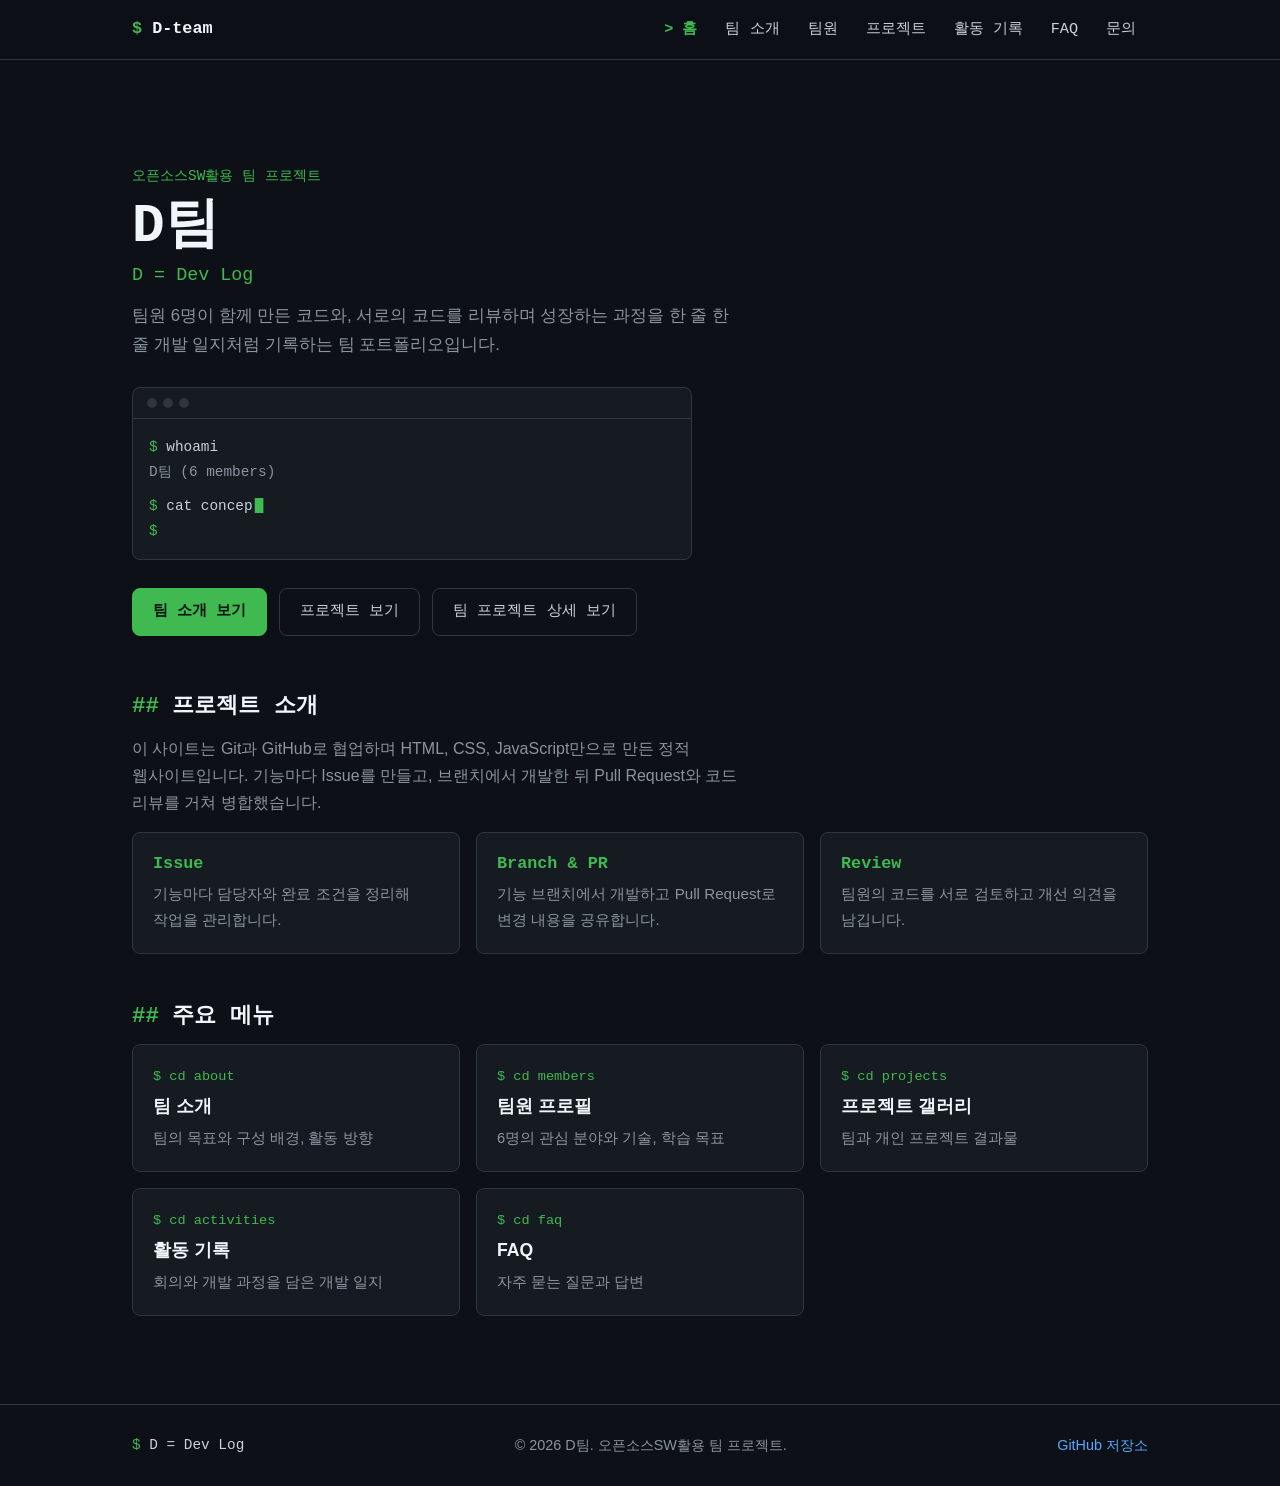
<file: index.html>
<!DOCTYPE html>
<html lang="ko">
<head>
    <meta charset="UTF-8">
    <meta name="viewport" content="width=device-width, initial-scale=1.0">
    <meta name="description" content="D팀 포트폴리오 - D = Dev Log. 팀원의 역량과 프로젝트, 협업 과정을 개발 일지처럼 기록합니다.">
    <title>D팀 | D = Dev Log</title>
    <link rel="icon" href="images/favicon.svg" type="image/svg+xml">
    <link rel="stylesheet" href="css/style.css">
    <link rel="stylesheet" href="css/home.css">
</head>
<body>
    <div id="site-header"></div>

    <main id="main">
        <!-- 히어로: 터미널 느낌의 팀 소개 -->
        <section class="hero">
            <div class="container">
                <p class="hero-eyebrow">오픈소스SW활용 팀 프로젝트</p>
                <h1 class="hero-title">D팀<span class="hero-sub">D = Dev Log</span></h1>
                <p class="hero-desc">
                    팀원 6명이 함께 만든 코드와, 서로의 코드를 리뷰하며 성장하는 과정을 한 줄 한 줄 개발 일지처럼 기록하는 팀 포트폴리오입니다.
                </p>

                <div class="terminal" role="img" aria-label="터미널 화면 예시: 팀 이름, 콘셉트, 페이지 목록">
                    <div class="terminal-bar" aria-hidden="true">
                        <span></span><span></span><span></span>
                    </div>
                    <div class="terminal-body" aria-hidden="true">
                        <p class="term-line" data-type><span class="prompt">$</span> whoami</p>
                        <p class="term-out">D팀 (6 members)</p>
                        <p class="term-line" data-type><span class="prompt">$</span> cat concept.txt</p>
                        <p class="term-out">D = Dev Log, 우리 팀의 개발 일지</p>
                        <p class="term-line" data-type><span class="prompt">$</span> ls pages/</p>
                        <p class="term-out">about&nbsp; members&nbsp; projects&nbsp; activities&nbsp; faq</p>
                    </div>
                </div>

                <div class="hero-actions">
                    <a class="btn btn-primary" href="about.html">팀 소개 보기</a>
                    <a class="btn" href="projects.html">프로젝트 보기</a>
                    <a class="btn" href="project-detail.html">팀 프로젝트 상세 보기</a>
                </div>
            </div>
        </section>

        <!-- 프로젝트 소개 -->
        <section class="section">
            <div class="container">
                <h2 class="section-title">프로젝트 소개</h2>
                <p class="section-desc">
                    이 사이트는 Git과 GitHub로 협업하며 HTML, CSS, JavaScript만으로 만든 정적 웹사이트입니다.
                    기능마다 Issue를 만들고, 브랜치에서 개발한 뒤 Pull Request와 코드 리뷰를 거쳐 병합했습니다.
                </p>
                <ul class="feature-list">
                    <li class="card">
                        <h3>Issue</h3>
                        <p>기능마다 담당자와 완료 조건을 정리해 작업을 관리합니다.</p>
                    </li>
                    <li class="card">
                        <h3>Branch &amp; PR</h3>
                        <p>기능 브랜치에서 개발하고 Pull Request로 변경 내용을 공유합니다.</p>
                    </li>
                    <li class="card">
                        <h3>Review</h3>
                        <p>팀원의 코드를 서로 검토하고 개선 의견을 남깁니다.</p>
                    </li>
                </ul>
            </div>
        </section>

        <!-- 주요 메뉴 -->
        <section class="section" id="menu">
            <div class="container">
                <h2 class="section-title">주요 메뉴</h2>
                <ul class="menu-grid">
                    <li>
                        <a class="card menu-card" href="about.html">
                            <span class="menu-cmd">$ cd about</span>
                            <strong>팀 소개</strong>
                            <span>팀의 목표와 구성 배경, 활동 방향</span>
                        </a>
                    </li>
                    <li>
                        <a class="card menu-card" href="members.html">
                            <span class="menu-cmd">$ cd members</span>
                            <strong>팀원 프로필</strong>
                            <span>6명의 관심 분야와 기술, 학습 목표</span>
                        </a>
                    </li>
                    <li>
                        <a class="card menu-card" href="projects.html">
                            <span class="menu-cmd">$ cd projects</span>
                            <strong>프로젝트 갤러리</strong>
                            <span>팀과 개인 프로젝트 결과물</span>
                        </a>
                    </li>
                    <li>
                        <a class="card menu-card" href="activities.html">
                            <span class="menu-cmd">$ cd activities</span>
                            <strong>활동 기록</strong>
                            <span>회의와 개발 과정을 담은 개발 일지</span>
                        </a>
                    </li>
                    <li>
                        <a class="card menu-card" href="faq.html">
                            <span class="menu-cmd">$ cd faq</span>
                            <strong>FAQ</strong>
                            <span>자주 묻는 질문과 답변</span>
                        </a>
                    </li>
                </ul>
            </div>
        </section>
    </main>

    <div id="site-footer"></div>
    <script src="js/common.js"></script>
    <script src="js/home.js"></script>
</body>
</html>
</file>
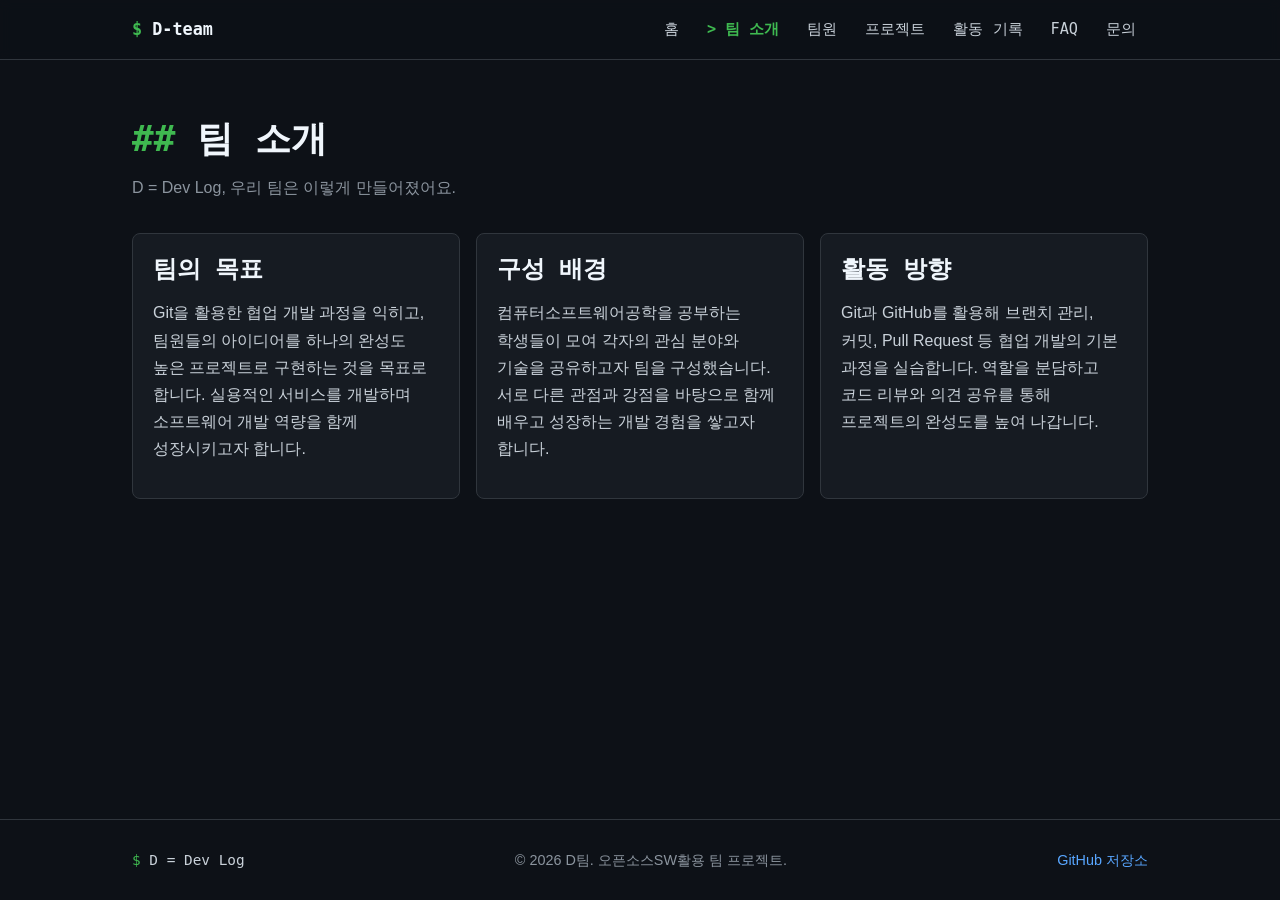
<file: about.html>
<!DOCTYPE html>
<html lang="ko">
<head>
    <meta charset="UTF-8">
    <meta name="viewport" content="width=device-width, initial-scale=1.0">
    <meta name="description" content="D팀의 목표와 구성 배경, 활동 방향을 소개합니다.">
    <title>팀 소개 | D팀</title>
    <link rel="icon" href="images/favicon.svg" type="image/svg+xml">
    <link rel="stylesheet" href="css/style.css">
</head>
<body>
    <div id="site-header"></div>

    <main id="main">
        <div class="container">
            <h1 class="page-title">팀 소개</h1>
            <p class="page-desc">D = Dev Log, 우리 팀은 이렇게 만들어졌어요.</p>
            <div class="grid">
                <section class="card" aria-labelledby="goal-title">
                    <h2 id="goal-title">팀의 목표</h2>
                    <p>Git을 활용한 협업 개발 과정을 익히고, 팀원들의 아이디어를 하나의 완성도 높은 프로젝트로 구현하는 것을 목표로 합니다. 실용적인 서비스를 개발하며 소프트웨어 개발 역량을 함께 성장시키고자 합니다.</p>
                </section>

                <section class="card" aria-labelledby="background-title">
                    <h2 id="background-title">구성 배경</h2>
                    <p>컴퓨터소프트웨어공학을 공부하는 학생들이 모여 각자의 관심 분야와 기술을 공유하고자 팀을 구성했습니다. 서로 다른 관점과 강점을 바탕으로 함께 배우고 성장하는 개발 경험을 쌓고자 합니다.</p>
                </section>

                <section class="card" aria-labelledby="direction-title">
                    <h2 id="direction-title">활동 방향</h2>
                    <p>Git과 GitHub를 활용해 브랜치 관리, 커밋, Pull Request 등 협업 개발의 기본 과정을 실습합니다. 역할을 분담하고 코드 리뷰와 의견 공유를 통해 프로젝트의 완성도를 높여 나갑니다.</p>
                </section>
            </div>
        </div>
    </main>

    <div id="site-footer"></div>
    <script src="js/common.js"></script>
</body>
</html>
</file>
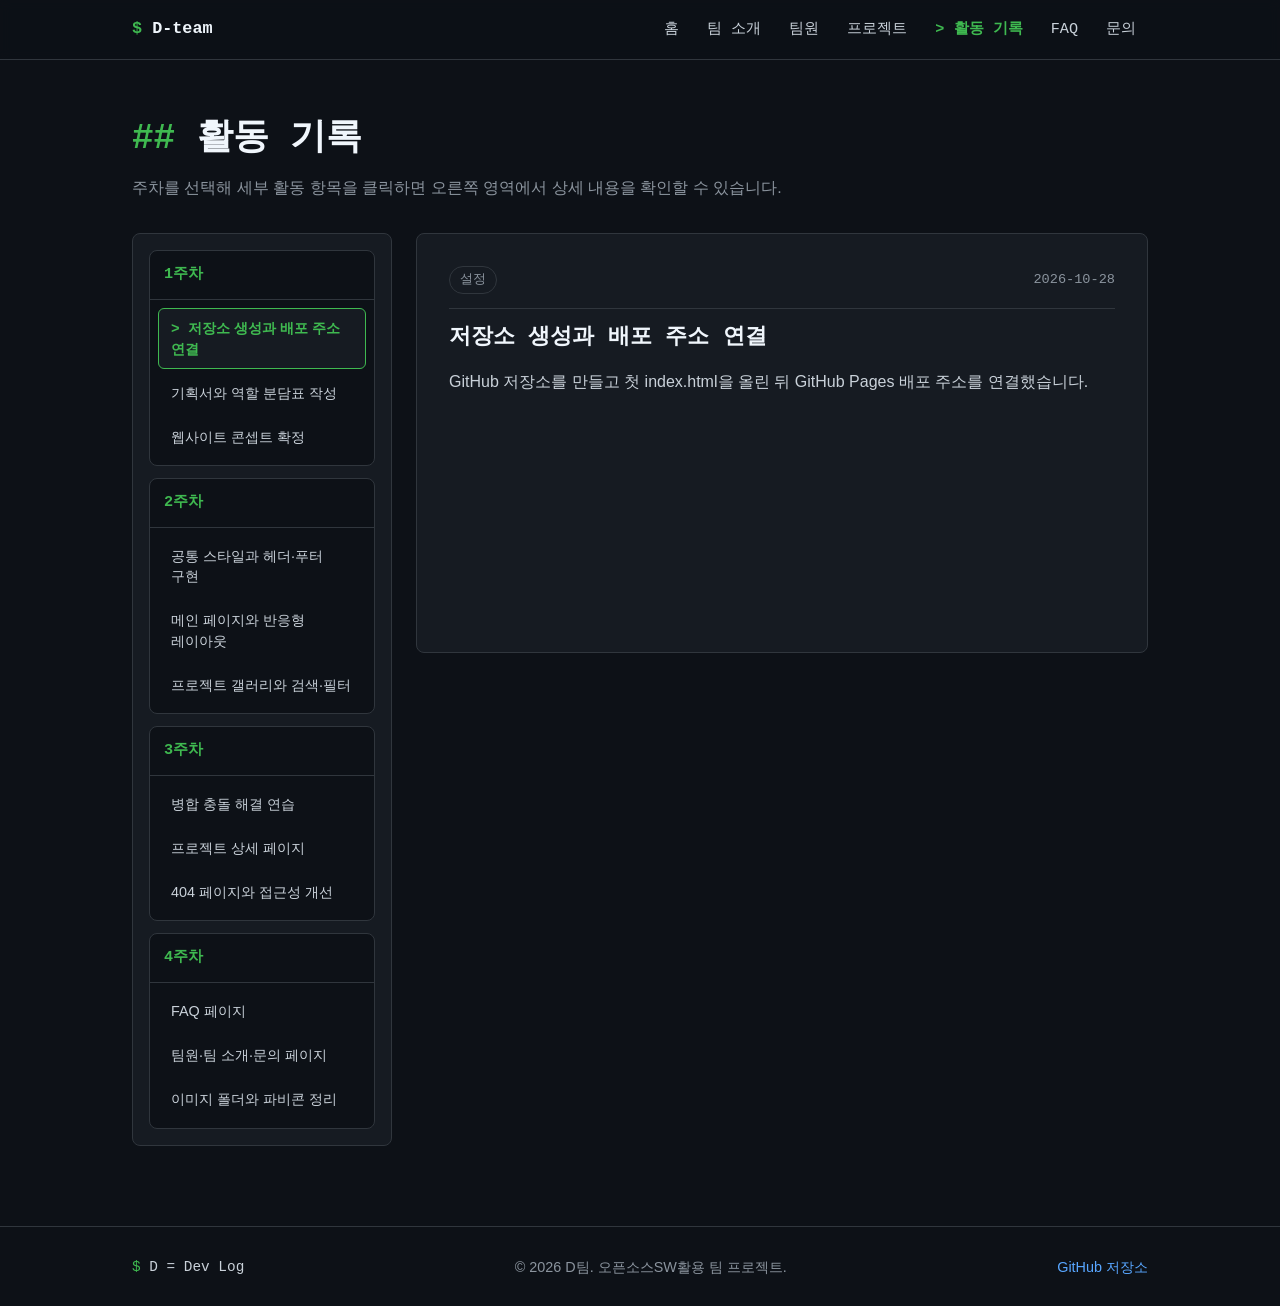
<file: activities.html>
<!DOCTYPE html>
<html lang="ko">
<head>
    <meta charset="UTF-8">
    <meta name="viewport" content="width=device-width, initial-scale=1.0">
    <meta name="description" content="D팀의 오픈소스SW활용 프로젝트 회의, 개발 과정, 이슈 해결 활동 기록">
    <title>활동 기록 | D팀</title>
    <link rel="stylesheet" href="css/style.css">
     <link rel="stylesheet" href="css/activities.css">
</head>
<body>
    <div id="site-header"></div>

    <main id="main">
        <div class="container">
            <h1 class="page-title">활동 기록</h1>
            <p class="page-desc">주차를 선택해 세부 활동 항목을 클릭하면 오른쪽 영역에서 상세 내용을 확인할 수 있습니다.</p>

            <div class="activity-layout">
                <aside id="activity-sidebar" class="card activity-sidebar" aria-label="주차별 활동 목록"></aside>
                <section id="activity-viewer" class="card activity-viewer" aria-live="polite"></section>
            </div>
        </div>
    </main>

    <div id="site-footer"></div>
    <script src="js/common.js"></script>
    <script src="js/activities-data.js"></script>
    <script src="js/activities.js"></script>
</body>
</html>
</file>
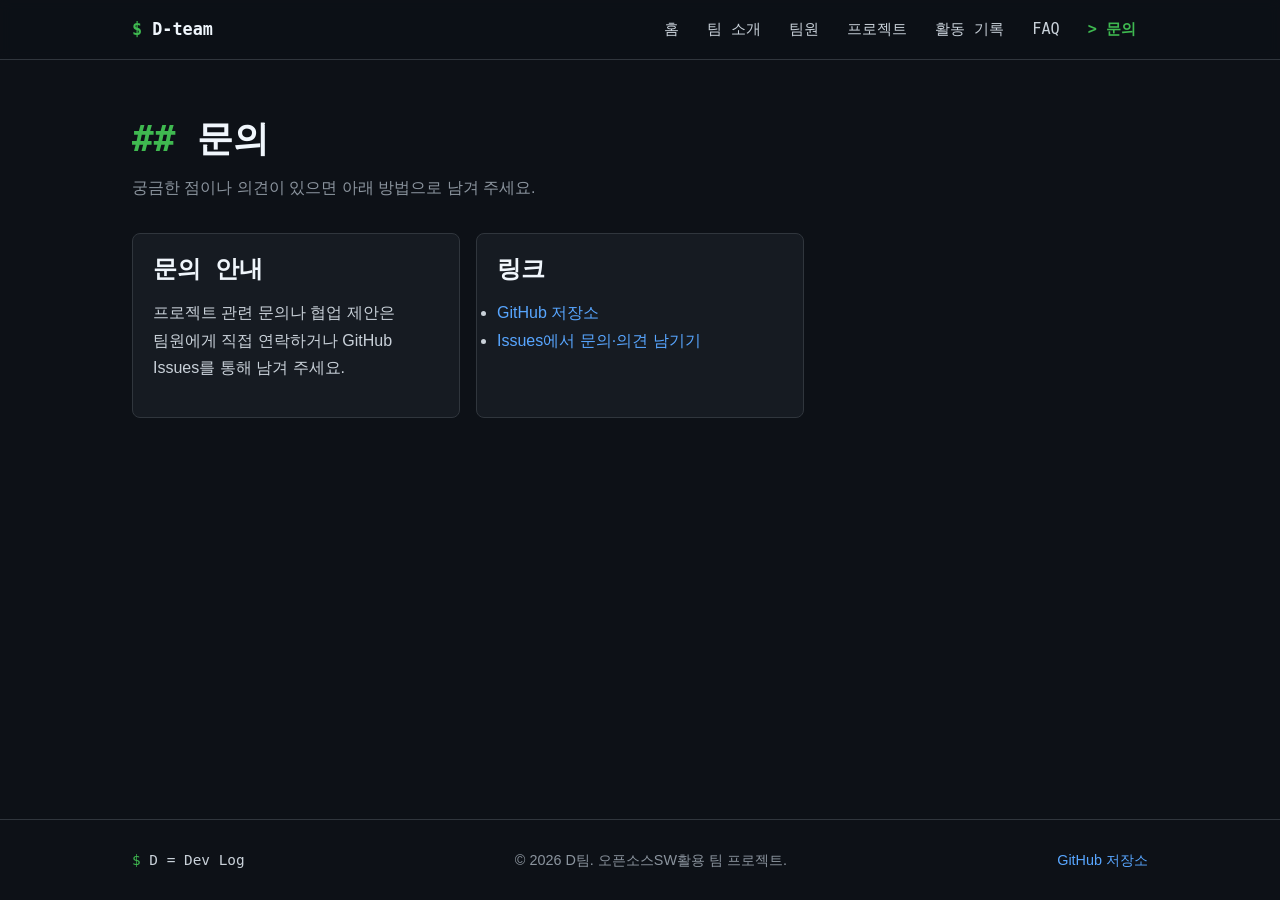
<file: contact.html>
<!DOCTYPE html>
<html lang="ko">
<head>
    <meta charset="UTF-8">
    <meta name="viewport" content="width=device-width, initial-scale=1.0">
    <meta name="description" content="D팀에 문의하거나 의견을 남기는 방법을 안내합니다.">
    <title>문의 | D팀</title>
    <link rel="icon" href="images/favicon.svg" type="image/svg+xml">
    <link rel="stylesheet" href="css/style.css">
</head>
<body>
    <div id="site-header"></div>

    <main id="main">
        <div class="container">
            <h1 class="page-title">문의</h1>
            <p class="page-desc">궁금한 점이나 의견이 있으면 아래 방법으로 남겨 주세요.</p>
            <div class="grid">
                <section class="card" aria-labelledby="guide-title">
                    <h2 id="guide-title">문의 안내</h2>
                    <p>프로젝트 관련 문의나 협업 제안은 팀원에게 직접 연락하거나 GitHub Issues를 통해 남겨 주세요.</p>
                </section>

                <section class="card" aria-labelledby="links-title">
                    <h2 id="links-title">링크</h2>
                    <ul>
                        <li><a href="https://github.com/wonchandev/oss-team-portfolio" target="_blank" rel="noopener noreferrer">GitHub 저장소<span class="visually-hidden"> (새 탭)</span></a></li>
                        <li><a href="https://github.com/wonchandev/oss-team-portfolio/issues" target="_blank" rel="noopener noreferrer">Issues에서 문의·의견 남기기<span class="visually-hidden"> (새 탭)</span></a></li>
                    </ul>
                </section>
            </div>
        </div>
    </main>

    <div id="site-footer"></div>
    <script src="js/common.js"></script>
</body>
</html>
</file>
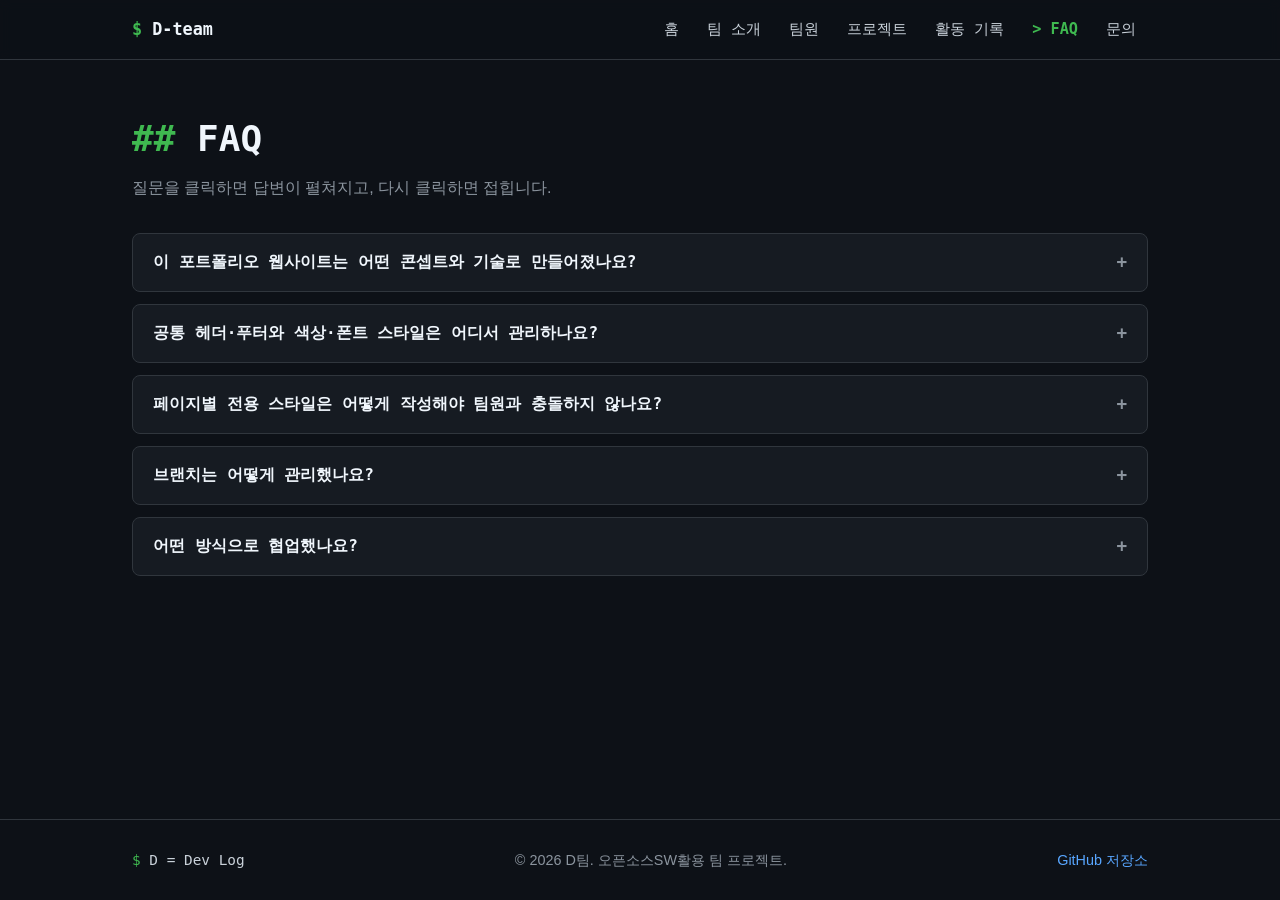
<file: faq.html>
<!DOCTYPE html>
<html lang="ko">
<head>
    <meta charset="UTF-8">
    <meta name="viewport" content="width=device-width, initial-scale=1.0">
    <meta name="description" content="D팀 프로젝트 자주 묻는 질문(FAQ)">
    <title>FAQ | D팀</title>
    <link rel="icon" href="images/favicon.svg" type="image/svg+xml">
    <link rel="stylesheet" href="css/style.css">
     <link rel="stylesheet" href="css/faq.css">
</head>
<body>
    <div id="site-header"></div>

    <main id="main">
        <div class="container">
            <h1 class="page-title">FAQ</h1>
            <p class="page-desc">질문을 클릭하면 답변이 펼쳐지고, 다시 클릭하면 접힙니다.</p>

            <div id="faq-list" class="faq-list"></div>
        </div>
    </main>

    <div id="site-footer"></div>
    <script src="js/common.js"></script>
    <script src="js/faq.js"></script>
</body>
</html>
</file>
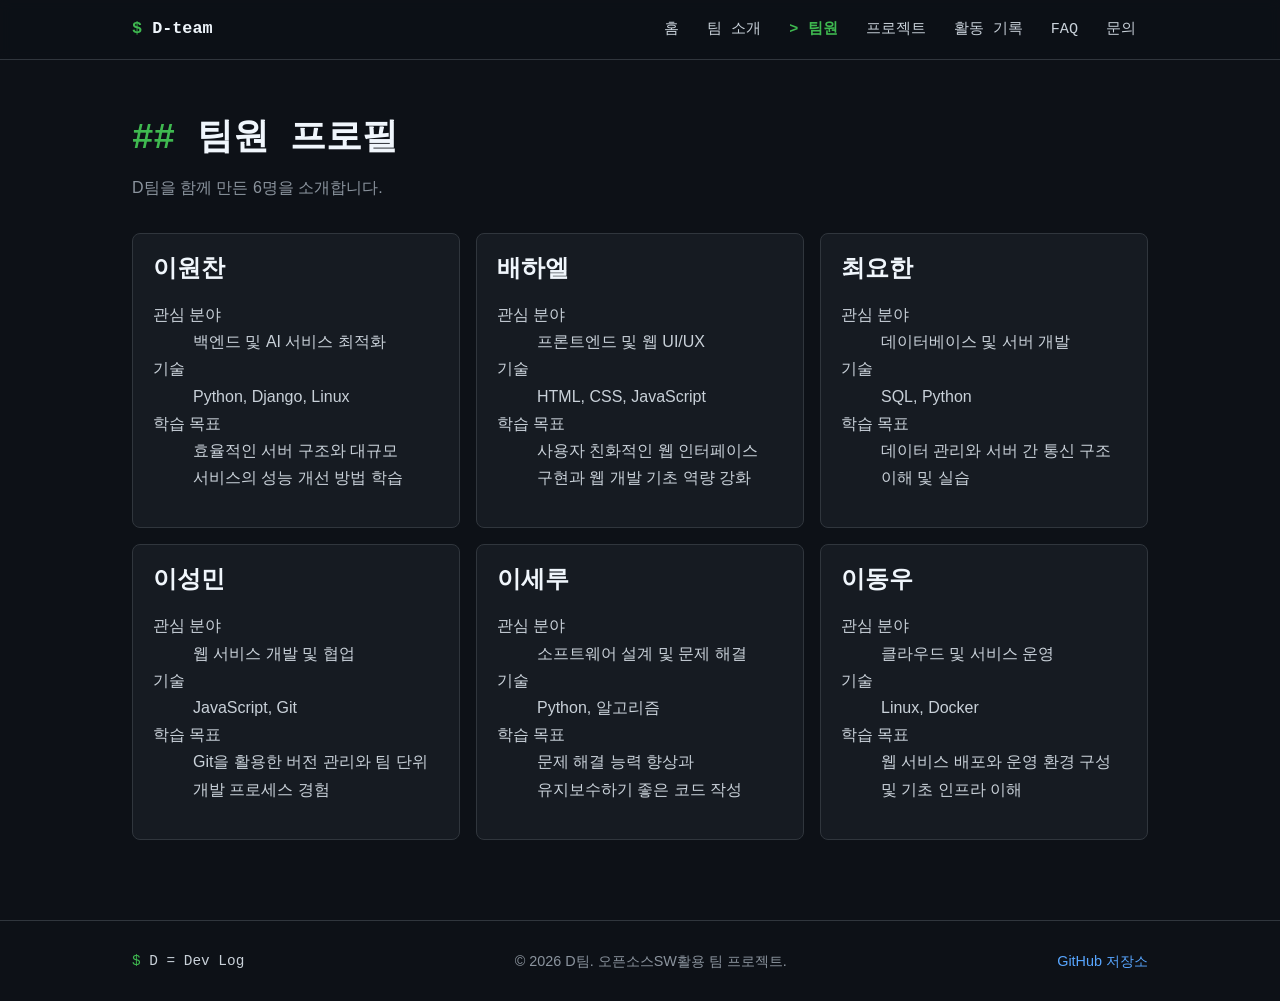
<file: members.html>
<!DOCTYPE html>
<html lang="ko">
<head>
    <meta charset="UTF-8">
    <meta name="viewport" content="width=device-width, initial-scale=1.0">
    <meta name="description" content="D팀 팀원 6명의 관심 분야, 기술, 학습 목표를 소개합니다.">
    <title>팀원 프로필 | D팀</title>
    <link rel="icon" href="images/favicon.svg" type="image/svg+xml">
    <link rel="stylesheet" href="css/style.css">
</head>
<body>
    <div id="site-header"></div>

    <main id="main">
        <div class="container">
            <h1 class="page-title">팀원 프로필</h1>
            <p class="page-desc">D팀을 함께 만든 6명을 소개합니다.</p>
            <div class="grid">
                <article class="card">
                    <h2>이원찬</h2>
                    <dl>
                        <dt>관심 분야</dt>
                        <dd>백엔드 및 AI 서비스 최적화</dd>
                        <dt>기술</dt>
                        <dd>Python, Django, Linux</dd>
                        <dt>학습 목표</dt>
                        <dd>효율적인 서버 구조와 대규모 서비스의 성능 개선 방법 학습</dd>
                    </dl>
                </article>

                <article class="card">
                    <h2>배하엘</h2>
                    <dl>
                        <dt>관심 분야</dt>
                        <dd>프론트엔드 및 웹 UI/UX</dd>
                        <dt>기술</dt>
                        <dd>HTML, CSS, JavaScript</dd>
                        <dt>학습 목표</dt>
                        <dd>사용자 친화적인 웹 인터페이스 구현과 웹 개발 기초 역량 강화</dd>
                    </dl>
                </article>

                <article class="card">
                    <h2>최요한</h2>
                    <dl>
                        <dt>관심 분야</dt>
                        <dd>데이터베이스 및 서버 개발</dd>
                        <dt>기술</dt>
                        <dd>SQL, Python</dd>
                        <dt>학습 목표</dt>
                        <dd>데이터 관리와 서버 간 통신 구조 이해 및 실습</dd>
                    </dl>
                </article>

                <article class="card">
                    <h2>이성민</h2>
                    <dl>
                        <dt>관심 분야</dt>
                        <dd>웹 서비스 개발 및 협업</dd>
                        <dt>기술</dt>
                        <dd>JavaScript, Git</dd>
                        <dt>학습 목표</dt>
                        <dd>Git을 활용한 버전 관리와 팀 단위 개발 프로세스 경험</dd>
                    </dl>
                </article>

                <article class="card">
                    <h2>이세루</h2>
                    <dl>
                        <dt>관심 분야</dt>
                        <dd>소프트웨어 설계 및 문제 해결</dd>
                        <dt>기술</dt>
                        <dd>Python, 알고리즘</dd>
                        <dt>학습 목표</dt>
                        <dd>문제 해결 능력 향상과 유지보수하기 좋은 코드 작성</dd>
                    </dl>
                </article>

                <article class="card">
                    <h2>이동우</h2>
                    <dl>
                        <dt>관심 분야</dt>
                        <dd>클라우드 및 서비스 운영</dd>
                        <dt>기술</dt>
                        <dd>Linux, Docker</dd>
                        <dt>학습 목표</dt>
                        <dd>웹 서비스 배포와 운영 환경 구성 및 기초 인프라 이해</dd>
                    </dl>
                </article>
            </div>
        </div>
    </main>

    <div id="site-footer"></div>
    <script src="js/common.js"></script>
</body>
</html>
</file>
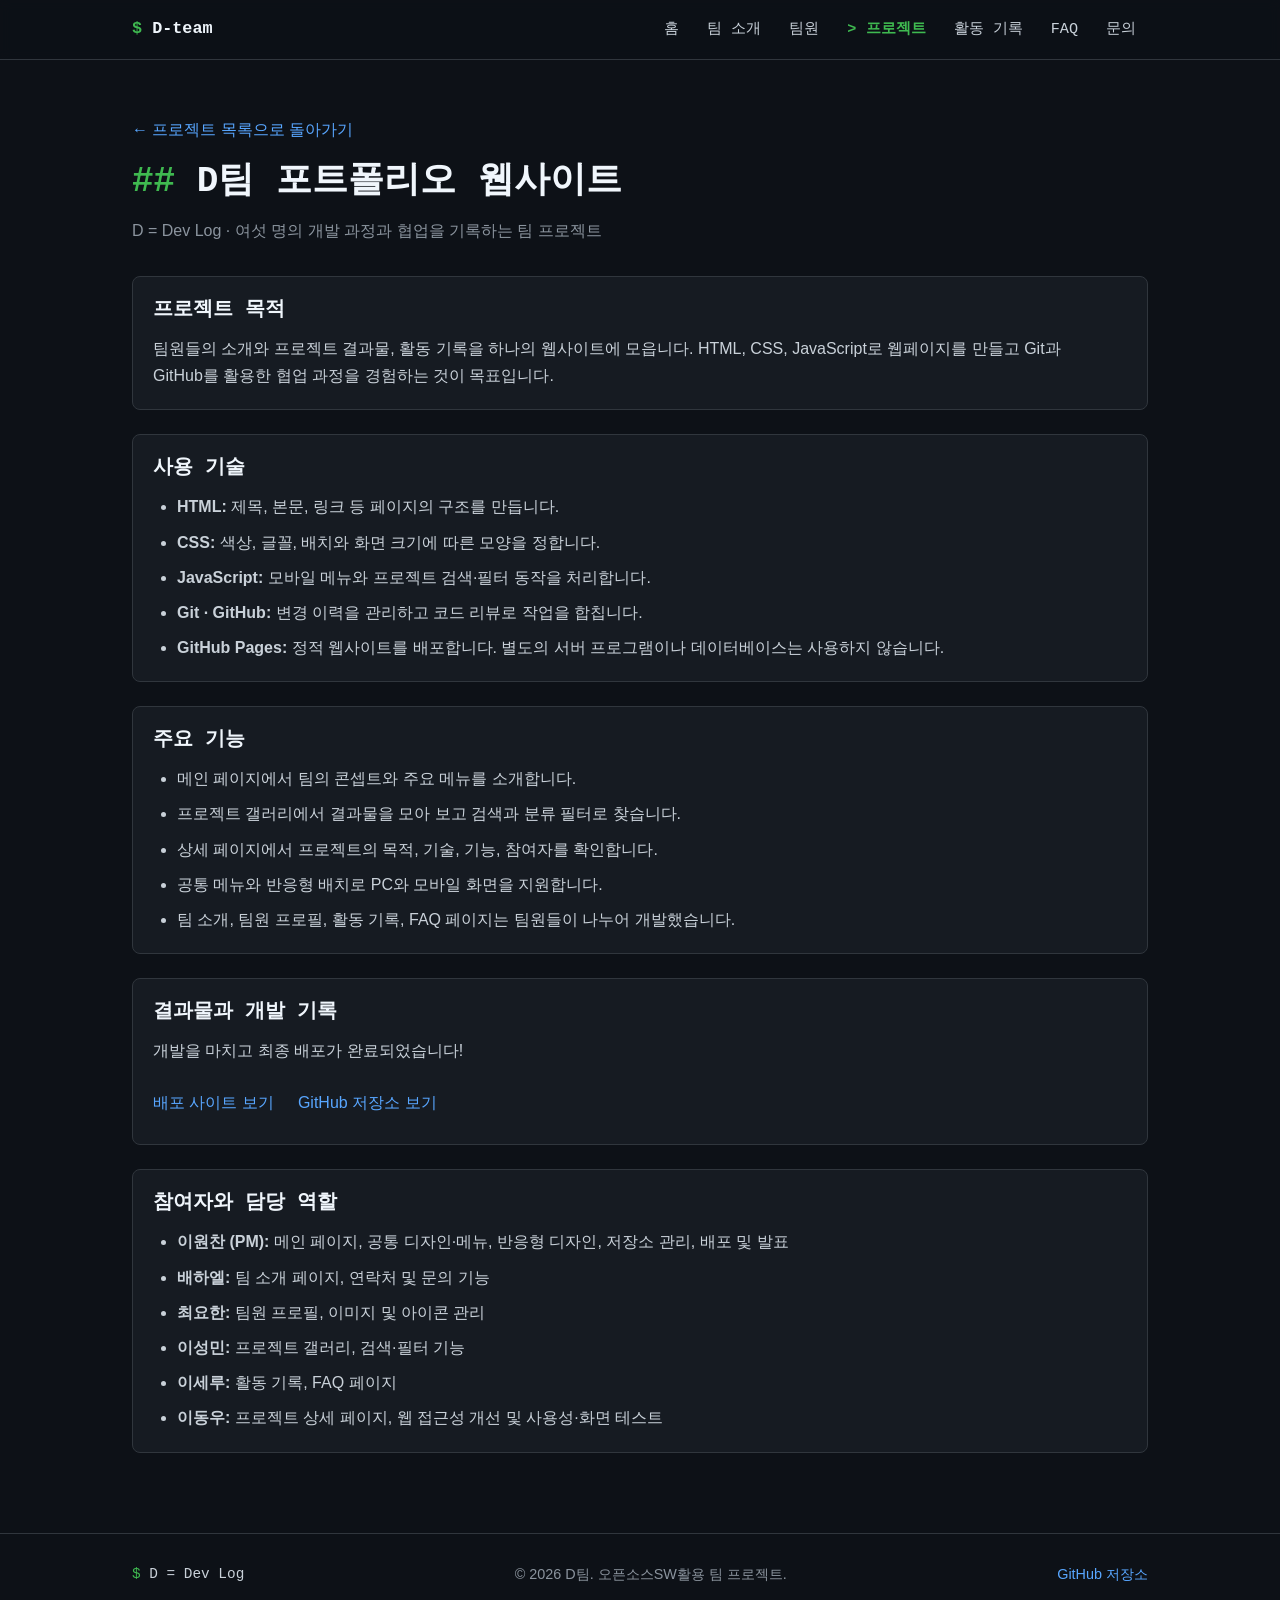
<file: project-detail.html>
<!DOCTYPE html>
<html lang="ko">
<head>
    <meta charset="UTF-8">
    <meta name="viewport" content="width=device-width, initial-scale=1.0">
    <meta name="description" content="D팀 포트폴리오 웹사이트의 목적, 사용 기술, 주요 기능과 참여자를 소개합니다.">
    <title>D팀 포트폴리오 프로젝트 상세 | D팀</title>
    <link rel="icon" href="images/favicon.svg" type="image/svg+xml">
    <link rel="stylesheet" href="css/style.css">
    <link rel="stylesheet" href="css/project-detail.css">
</head>
<body>

    <div id="site-header"></div>

    <main id="main">
        <div class="container">
            <p><a href="projects.html">← 프로젝트 목록으로 돌아가기</a></p>
            <h1 class="page-title">D팀 포트폴리오 웹사이트</h1>
            <p class="page-desc">D = Dev Log · 여섯 명의 개발 과정과 협업을 기록하는 팀 프로젝트</p>

            <div class="detail-sections">
                <section class="card" aria-labelledby="purpose-title">
                    <h2 id="purpose-title">프로젝트 목적</h2>
                    <p>팀원들의 소개와 프로젝트 결과물, 활동 기록을 하나의 웹사이트에 모읍니다. HTML, CSS, JavaScript로 웹페이지를 만들고 Git과 GitHub를 활용한 협업 과정을 경험하는 것이 목표입니다.</p>
                </section>

                <section class="card" aria-labelledby="tech-title">
                    <h2 id="tech-title">사용 기술</h2>
                    <ul class="detail-list">
                        <li><strong>HTML:</strong> 제목, 본문, 링크 등 페이지의 구조를 만듭니다.</li>
                        <li><strong>CSS:</strong> 색상, 글꼴, 배치와 화면 크기에 따른 모양을 정합니다.</li>
                        <li><strong>JavaScript:</strong> 모바일 메뉴와 프로젝트 검색·필터 동작을 처리합니다.</li>
                        <li><strong>Git · GitHub:</strong> 변경 이력을 관리하고 코드 리뷰로 작업을 합칩니다.</li>
                        <li><strong>GitHub Pages:</strong> 정적 웹사이트를 배포합니다. 별도의 서버 프로그램이나 데이터베이스는 사용하지 않습니다.</li>
                    </ul>
                </section>

                <section class="card" aria-labelledby="features-title">
                    <h2 id="features-title">주요 기능</h2>
                    <ul class="detail-list">
                        <li>메인 페이지에서 팀의 콘셉트와 주요 메뉴를 소개합니다.</li>
                        <li>프로젝트 갤러리에서 결과물을 모아 보고 검색과 분류 필터로 찾습니다.</li>
                        <li>상세 페이지에서 프로젝트의 목적, 기술, 기능, 참여자를 확인합니다.</li>
                        <li>공통 메뉴와 반응형 배치로 PC와 모바일 화면을 지원합니다.</li>
                        <li>팀 소개, 팀원 프로필, 활동 기록, FAQ 페이지는 팀원들이 나누어 개발했습니다.</li>
                    </ul>
                </section>

                <section class="card" aria-labelledby="result-title">
                    <h2 id="result-title">결과물과 개발 기록</h2>
                    <p>개발을 마치고 최종 배포가 완료되었습니다!</p>
                    <div class="detail-links">
                        <a href="https://wonchandev.github.io/oss-team-portfolio/">배포 사이트 보기</a>
                        <a href="https://github.com/wonchandev/oss-team-portfolio">GitHub 저장소 보기</a>
                    </div>
                </section>

                <section class="card" aria-labelledby="members-title">
                    <h2 id="members-title">참여자와 담당 역할</h2>
                    <ul class="detail-list">
                        <li><strong>이원찬 (PM):</strong> 메인 페이지, 공통 디자인·메뉴, 반응형 디자인, 저장소 관리, 배포 및 발표</li>
                        <li><strong>배하엘:</strong> 팀 소개 페이지, 연락처 및 문의 기능</li>
                        <li><strong>최요한:</strong> 팀원 프로필, 이미지 및 아이콘 관리</li>
                        <li><strong>이성민:</strong> 프로젝트 갤러리, 검색·필터 기능</li>
                        <li><strong>이세루:</strong> 활동 기록, FAQ 페이지</li>
                        <li><strong>이동우:</strong> 프로젝트 상세 페이지, 웹 접근성 개선 및 사용성·화면 테스트</li>
                    </ul>
                </section>
            </div>
        </div>
    </main>

    <div id="site-footer"></div>
    <script src="js/common.js"></script>
</body>
</html>
</file>
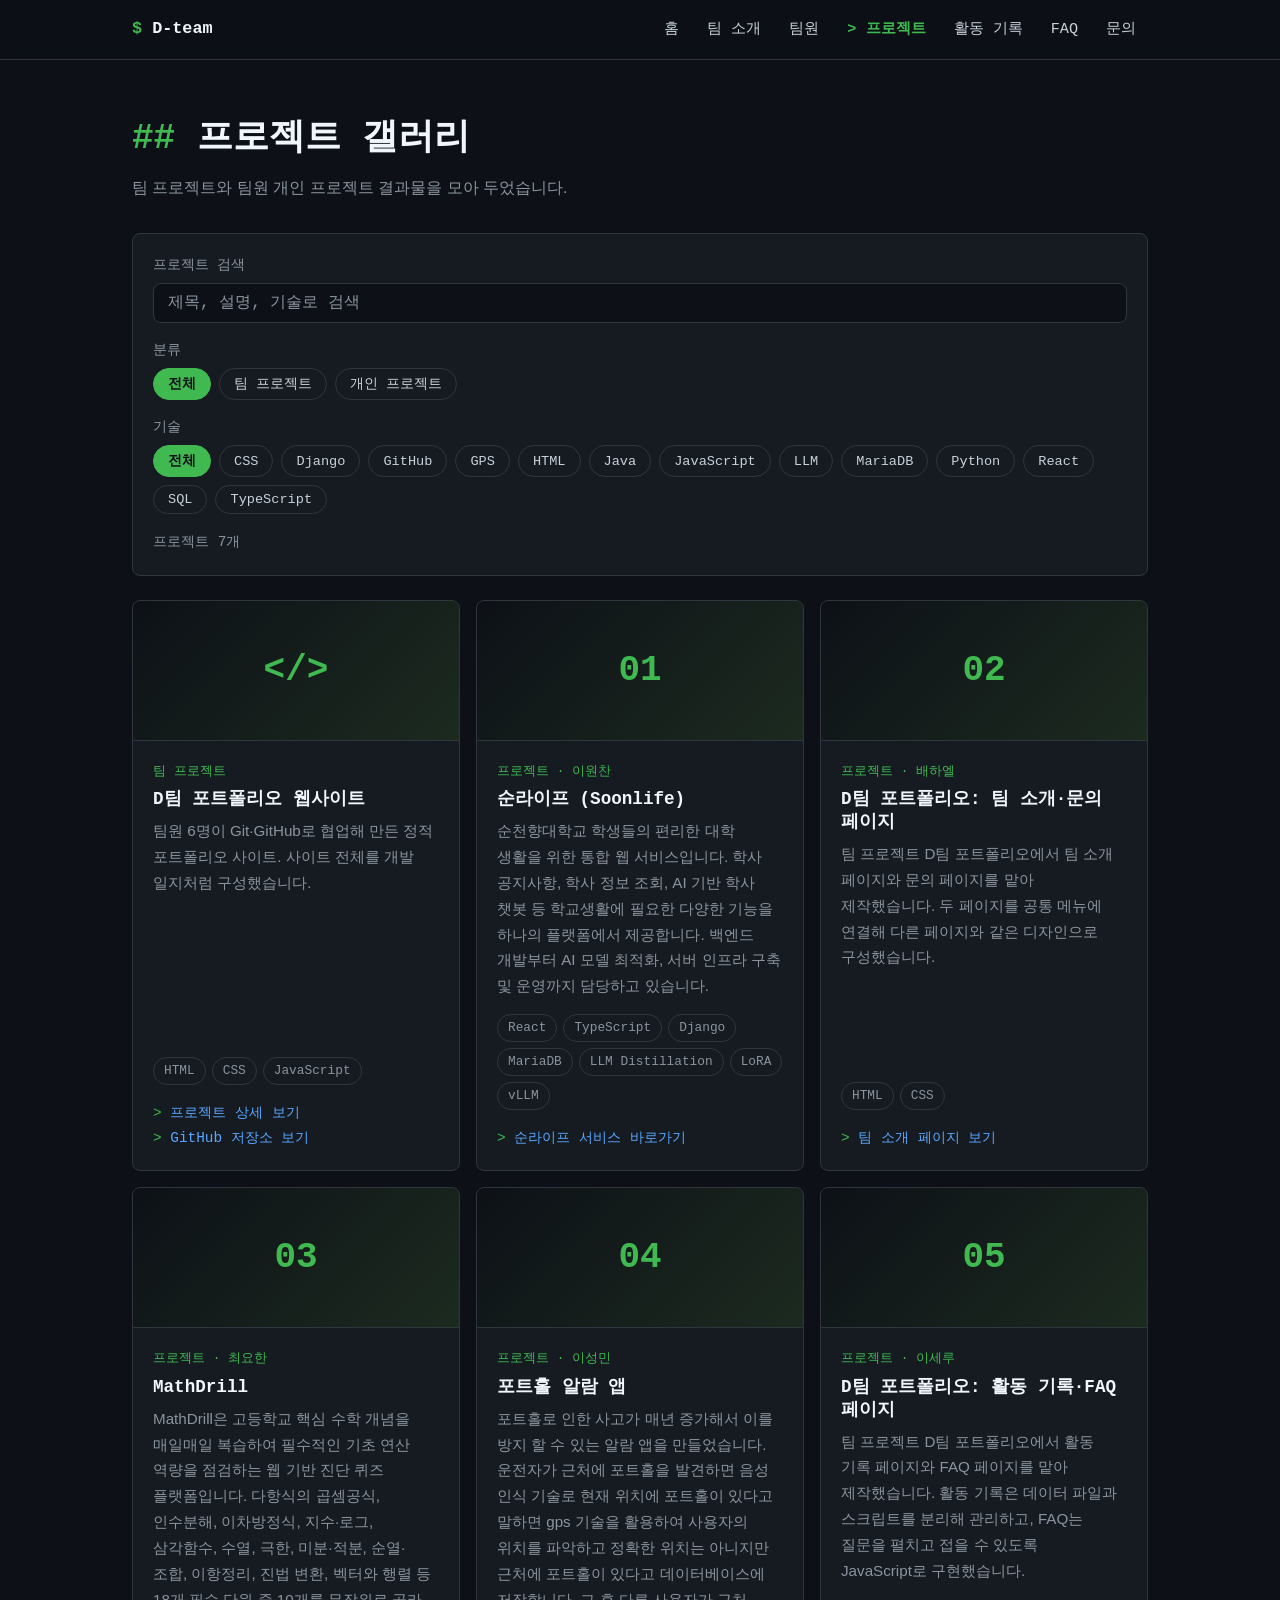
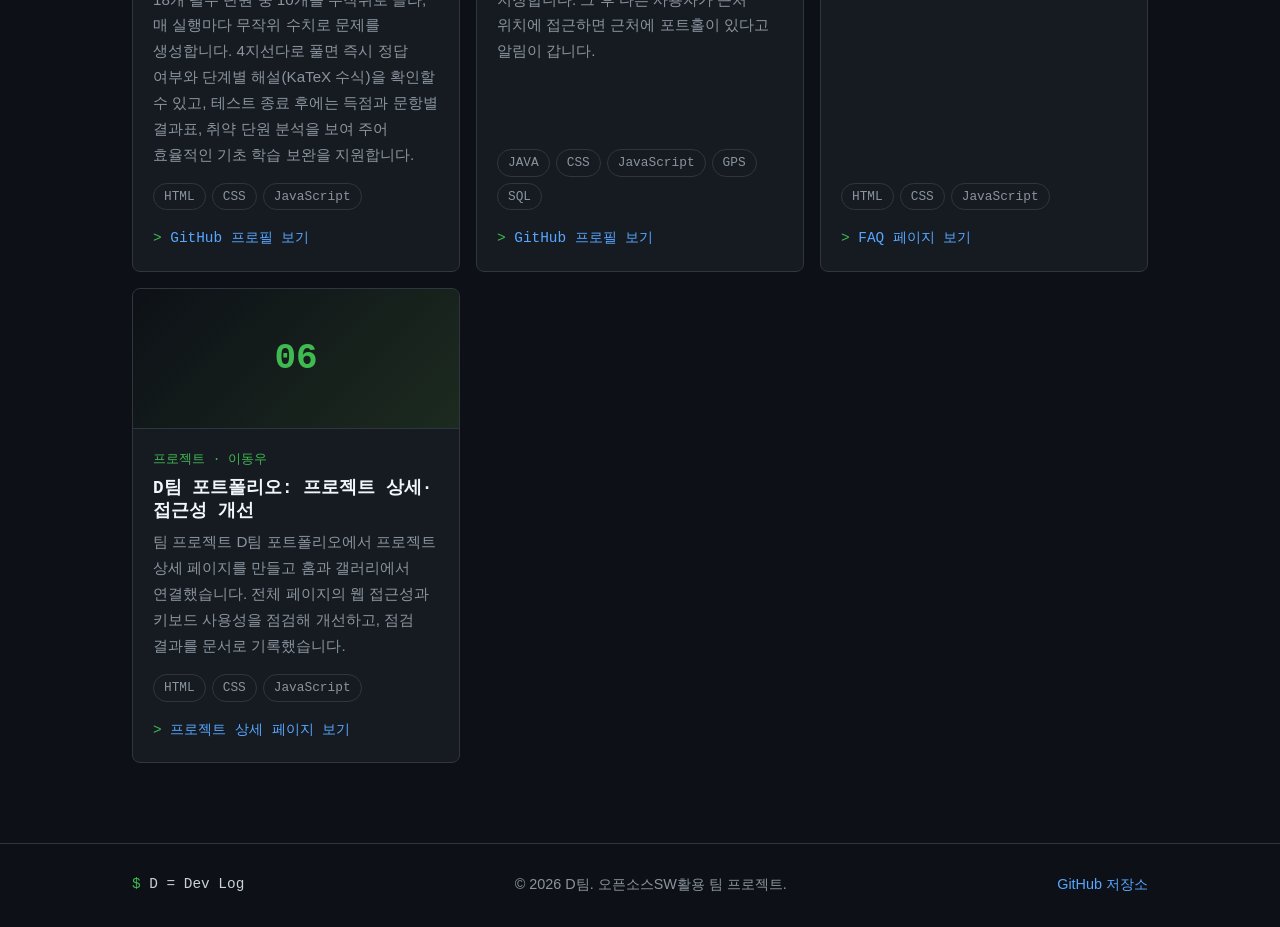
<file: projects.html>
<!DOCTYPE html>
<html lang="ko">
<head>
    <meta charset="UTF-8">
    <meta name="viewport" content="width=device-width, initial-scale=1.0">
    <meta name="description" content="D팀의 팀 프로젝트와 팀원 개인 프로젝트 결과물을 소개합니다.">
    <title>프로젝트 갤러리 | D팀</title>
    <link rel="icon" href="images/favicon.svg" type="image/svg+xml">
    <link rel="stylesheet" href="css/style.css">
    <link rel="stylesheet" href="css/projects.css">
</head>
<body>
    <div id="site-header"></div>

    <main id="main">
        <div class="container">
            <h1 class="page-title">프로젝트 갤러리</h1>
            <p class="page-desc">팀 프로젝트와 팀원 개인 프로젝트 결과물을 모아 두었습니다.</p>

            <!-- 검색·필터 (동작: js/filter.js) -->
            <section class="filter-panel" aria-label="프로젝트 검색 및 필터">
                <div class="filter-search">
                    <label for="project-search">프로젝트 검색</label>
                    <input id="project-search" type="search" placeholder="제목, 설명, 기술로 검색" autocomplete="off">
                </div>
                <div class="filter-group">
                    <span class="filter-label" id="category-label">분류</span>
                    <div id="category-filter" role="group" aria-labelledby="category-label">
                        <button type="button" class="filter-btn" data-value="all" aria-pressed="true">전체</button>
                        <button type="button" class="filter-btn" data-value="team" aria-pressed="false">팀 프로젝트</button>
                        <button type="button" class="filter-btn" data-value="personal" aria-pressed="false">개인 프로젝트</button>
                    </div>
                </div>
                <div class="filter-group">
                    <span class="filter-label" id="tech-label">기술</span>
                    <div id="tech-filter" role="group" aria-labelledby="tech-label"></div>
                </div>
                <div class="filter-status">
                    <p id="project-count" role="status" aria-live="polite">프로젝트 7개</p>
                    <button type="button" class="filter-reset" id="filter-reset" hidden>필터 초기화</button>
                </div>
            </section>

            <p class="project-empty" id="project-empty" hidden>조건에 맞는 프로젝트가 없습니다. 검색어나 필터를 바꿔 보세요.</p>

            <!-- 프로젝트 카드 목록
                 카드를 추가할 때는 <li> 하나를 복사해 data-category(team/personal),
                 data-tags, 제목, 설명, 링크만 바꿉니다. (검색·필터가 data 속성을 사용합니다) -->
            <ul class="grid project-grid" id="project-list">
                <li class="card project-card" data-category="team" data-tags="html css javascript github">
                    <div class="project-thumb" aria-hidden="true">&lt;/&gt;</div>
                    <div class="project-body">
                        <span class="project-kind">팀 프로젝트</span>
                        <h2 class="project-title">D팀 포트폴리오 웹사이트</h2>
                        <p class="project-desc">팀원 6명이 Git·GitHub로 협업해 만든 정적 포트폴리오 사이트. 사이트 전체를 개발 일지처럼 구성했습니다.</p>
                        <ul class="project-tags" aria-label="사용 기술">
                            <li class="tag">HTML</li><li class="tag">CSS</li><li class="tag">JavaScript</li>
                        </ul>
                        <a class="project-link" href="project-detail.html">프로젝트 상세 보기<span class="visually-hidden"> - D팀 포트폴리오 웹사이트</span></a>
                        <a class="project-link" href="https://github.com/wonchandev/oss-team-portfolio" target="_blank" rel="noopener noreferrer">
                            GitHub 저장소 보기<span class="visually-hidden"> - D팀 포트폴리오 웹사이트 (새 탭)</span>
                        </a>
                    </div>
                </li>

                <li class="card project-card" data-category="personal" data-tags="react typescript django python mariadb llm">
                    <div class="project-thumb" aria-hidden="true">01</div>
                    <div class="project-body">
                        <span class="project-kind">프로젝트 · 이원찬</span>
                        <h2 class="project-title">순라이프 (Soonlife)</h2>
                        <p class="project-desc">
                            순천향대학교 학생들의 편리한 대학 생활을 위한 통합 웹 서비스입니다.
                            학사 공지사항, 학사 정보 조회, AI 기반 학사 챗봇 등
                            학교생활에 필요한 다양한 기능을 하나의 플랫폼에서 제공합니다.
                            백엔드 개발부터 AI 모델 최적화, 서버 인프라 구축 및 운영까지 담당하고 있습니다.
                        </p>
                        <ul class="project-tags" aria-label="사용 기술">
                            <li class="tag">React</li>
                            <li class="tag">TypeScript</li>
                            <li class="tag">Django</li>
                            <li class="tag">MariaDB</li>
                            <li class="tag">LLM Distillation</li>
                            <li class="tag">LoRA</li>
                            <li class="tag">vLLM</li>
                        </ul>
                        <a class="project-link" href="https://soonlife.net/" target="_blank" rel="noopener noreferrer">
                            순라이프 서비스 바로가기
                            <span class="visually-hidden"> - 순라이프 (새 탭)</span>
                        </a>
                    </div>
                </li>

                <li class="card project-card" data-category="team" data-tags="html css">
                    <div class="project-thumb" aria-hidden="true">02</div>
                    <div class="project-body">
                        <span class="project-kind">프로젝트 · 배하엘</span>
                        <h2 class="project-title">D팀 포트폴리오: 팀 소개·문의 페이지</h2>
                        <p class="project-desc">
                            팀 프로젝트 D팀 포트폴리오에서 팀 소개 페이지와 문의 페이지를
                            맡아 제작했습니다. 두 페이지를 공통 메뉴에 연결해 다른 페이지와 같은 디자인으로 구성했습니다.
                        </p>
                        <ul class="project-tags" aria-label="사용 기술">
                            <li class="tag">HTML</li><li class="tag">CSS</li>
                        </ul>
                        <a class="project-link" href="about.html">팀 소개 페이지 보기</a>
                    </div>
                </li>

                <li class="card project-card" data-category="personal" data-tags="html css javascript">
                    <div class="project-thumb" aria-hidden="true">03</div>
                    <div class="project-body">
                        <span class="project-kind">프로젝트 · 최요한</span>
                        <h2 class="project-title">MathDrill</h2>
                        <p class="project-desc">MathDrill은 고등학교 핵심 수학 개념을 매일매일 복습하여 필수적인 기초 연산 역량을 점검하는 웹 기반 진단 퀴즈 플랫폼입니다. 다항식의 곱셈공식, 인수분해, 이차방정식, 지수·로그, 삼각함수, 수열, 극한, 미분·적분, 순열·조합, 이항정리, 진법 변환, 벡터와 행렬 등 18개 필수 단원 중 10개를 무작위로 골라, 매 실행마다 무작위 수치로 문제를 생성합니다. 4지선다로 풀면 즉시 정답 여부와 단계별 해설(KaTeX 수식)을 확인할 수 있고, 테스트 종료 후에는 득점과 문항별 결과표, 취약 단원 분석을 보여 주어 효율적인 기초 학습 보완을 지원합니다.</p>
                        <ul class="project-tags" aria-label="사용 기술">
                            <li class="tag">HTML</li><li class="tag">CSS</li><li class="tag">JavaScript</li>
                        </ul>
                        <a class="project-link" href="https://github.com/yohan070312" target="_blank" rel="noopener noreferrer">GitHub 프로필 보기<span class="visually-hidden"> - MathDrill (새 탭)</span></a>
                    </div>
                </li>

                <li class="card project-card" data-category="personal" data-tags="java css javascript gps sql">
                    <div class="project-thumb" aria-hidden="true">04</div>
                    <div class="project-body">
                        <span class="project-kind">프로젝트 · 이성민</span>
                        <h2 class="project-title">포트홀 알람 앱</h2>
                        <p class="project-desc">포트홀로 인한 사고가 매년 증가해서 이를 방지 할 수 있는 알람 앱을 만들었습니다. 운전자가 근처에 포트홀을 발견하면 음성 인식 기술로 현재 위치에 포트홀이 있다고 말하면 gps 기술을 활용하여 사용자의 위치를 파악하고 정확한 위치는 아니지만 근처에 포트홀이 있다고 데이터베이스에 저장합니다. 그 후 다른 사용자가 근처 위치에 접근하면 근처에 포트홀이 있다고 알림이 갑니다.</p>
                        <ul class="project-tags" aria-label="사용 기술">
                            <li class="tag">JAVA</li>
                            <li class="tag">CSS</li>
                            <li class="tag">JavaScript</li>
                            <li class="tag">GPS</li>
                            <li class="tag">SQL</li>
                        </ul>
                        <a class="project-link" href="https://github.com/csckcsj" target="_blank" rel="noopener noreferrer">GitHub 프로필 보기<span class="visually-hidden"> - 포트홀 알람 앱 (새 탭)</span></a>
                    </div>
                </li>

                <li class="card project-card" data-category="team" data-tags="html css javascript">
                    <div class="project-thumb" aria-hidden="true">05</div>
                    <div class="project-body">
                        <span class="project-kind">프로젝트 · 이세루</span>
                        <h2 class="project-title">D팀 포트폴리오: 활동 기록·FAQ 페이지</h2>
                        <p class="project-desc">
                            팀 프로젝트 D팀 포트폴리오에서 활동 기록 페이지와 FAQ 페이지를
                            맡아 제작했습니다. 활동 기록은 데이터 파일과 스크립트를 분리해 관리하고,
                            FAQ는 질문을 펼치고 접을 수 있도록 JavaScript로 구현했습니다.
                        </p>
                        <ul class="project-tags" aria-label="사용 기술">
                            <li class="tag">HTML</li><li class="tag">CSS</li><li class="tag">JavaScript</li>
                        </ul>
                        <a class="project-link" href="faq.html">FAQ 페이지 보기</a>
                    </div>
                </li>

                <li class="card project-card" data-category="team" data-tags="html css javascript">
                    <div class="project-thumb" aria-hidden="true">06</div>
                    <div class="project-body">
                        <span class="project-kind">프로젝트 · 이동우</span>
                        <h2 class="project-title">D팀 포트폴리오: 프로젝트 상세·접근성 개선</h2>
                        <p class="project-desc">
                            팀 프로젝트 D팀 포트폴리오에서 프로젝트 상세 페이지를 만들고
                            홈과 갤러리에서 연결했습니다. 전체 페이지의 웹 접근성과 키보드 사용성을 점검해
                            개선하고, 점검 결과를 문서로 기록했습니다.
                        </p>
                        <ul class="project-tags" aria-label="사용 기술">
                            <li class="tag">HTML</li><li class="tag">CSS</li><li class="tag">JavaScript</li>
                        </ul>
                        <a class="project-link" href="project-detail.html">프로젝트 상세 페이지 보기</a>
                    </div>
                </li>
            </ul>
        </div>
    </main>

    <div id="site-footer"></div>
    <script src="js/common.js"></script>
    <script src="js/filter.js"></script>
</body>
</html>
</file>
<file: css/style.css>
/* ==========================================================
   D팀 포트폴리오 - 공통 스타일 (콘셉트: D = Dev Log)
   모든 페이지에서 가장 먼저 불러옵니다.
   색상·폰트는 아래 CSS 변수만 바꿔서 조정합니다.
   ========================================================== */

:root {
  --bg: #0d1117;        /* 배경 */
  --surface: #161b22;   /* 카드 배경 */
  --border: #30363d;    /* 테두리 */
  --text: #c9d1d9;      /* 본문 */
  --muted: #8b949e;     /* 보조 텍스트 */
  --accent: #3fb950;    /* 포인트(초록) */
  --link: #58a6ff;      /* 링크(파랑) */
  --font-sans: "Pretendard", "Noto Sans KR", -apple-system, BlinkMacSystemFont, "Segoe UI", sans-serif;
  --font-mono: "JetBrains Mono", "Fira Code", Consolas, "SFMono-Regular", Menlo, monospace;
  --radius: 8px;
  --header-h: 60px;
  --container: 1080px;
}

/* ---------- 기본 ---------- */
*,
*::before,
*::after {
  box-sizing: border-box;
}

html {
  scroll-behavior: smooth;
  scroll-padding-top: calc(var(--header-h) + 16px);
}

body {
  margin: 0;
  min-height: 100vh;
  display: flex;
  flex-direction: column;
  background: var(--bg);
  color: var(--text);
  font-family: var(--font-sans);
  font-size: 1rem;
  line-height: 1.7;
  word-break: keep-all;
  overflow-wrap: anywhere;
}

main {
  flex: 1;
  padding: 40px 0 64px;
}

h1, h2, h3, h4 {
  margin: 0 0 0.6em;
  color: #f0f6fc;
  font-family: var(--font-mono);
  line-height: 1.3;
}

p { margin: 0 0 1em; }

a {
  color: var(--link);
  text-decoration: none;
}

a:hover { text-decoration: underline; }

img, video { max-width: 100%; height: auto; }

ul { margin: 0; padding: 0; }

/* hidden 속성이 display 지정(flex, grid 등)에 덮이지 않도록 보장
   (검색·필터, FAQ 접기처럼 JavaScript로 요소를 숨길 때 사용) */
[hidden] { display: none !important; }

/* 화면에는 보이지 않지만 스크린리더는 읽는 텍스트 (접근성용) */
.visually-hidden {
  position: absolute;
  width: 1px;
  height: 1px;
  margin: -1px;
  padding: 0;
  overflow: hidden;
  clip: rect(0 0 0 0);
  white-space: nowrap;
  border: 0;
}

/* 키보드 사용자를 위한 포커스 표시 */
:focus-visible {
  outline: 2px solid var(--accent);
  outline-offset: 2px;
}

/* 본문 바로가기 (키보드·스크린리더용) */
.skip-link {
  position: absolute;
  left: 16px;
  top: -48px;
  z-index: 200;
  padding: 8px 14px;
  background: var(--accent);
  color: #04130a;
  font-weight: 700;
  border-radius: var(--radius);
}

.skip-link:focus { top: 8px; text-decoration: none; }

/* ---------- 레이아웃 ---------- */
.container {
  width: 100%;
  max-width: var(--container);
  margin: 0 auto;
  padding: 0 16px;
}

/* 페이지 제목: "## 제목" 처럼 개발 일지 느낌으로 표시 */
.page-title {
  font-size: 1.75rem;
  margin-bottom: 0.3em;
}

.page-title::before {
  content: "## ";
  color: var(--accent);
}

.page-desc {
  color: var(--muted);
  margin-bottom: 2rem;
}

/* ---------- 카드 · 태그 ---------- */
.card {
  background: var(--surface);
  border: 1px solid var(--border);
  border-radius: var(--radius);
  padding: 20px;
}

.tag {
  display: inline-block;
  padding: 2px 10px;
  border: 1px solid var(--border);
  border-radius: 999px;
  color: var(--muted);
  font-family: var(--font-mono);
  font-size: 0.8rem;
}

/* ---------- 헤더 · 내비게이션 ---------- */
.site-header {
  position: sticky;
  top: 0;
  z-index: 100;
  height: var(--header-h);
  background: rgba(13, 17, 23, 0.92);
  border-bottom: 1px solid var(--border);
  backdrop-filter: blur(6px);
}

.header-inner {
  height: 100%;
  display: flex;
  align-items: center;
  justify-content: space-between;
}

.logo {
  color: #f0f6fc;
  font-family: var(--font-mono);
  font-weight: 700;
  font-size: 1.05rem;
}

.logo:hover { text-decoration: none; }

.logo-prompt { color: var(--accent); }

.nav-toggle {
  display: flex;
  flex-direction: column;
  justify-content: center;
  gap: 5px;
  width: 44px;
  height: 44px;
  padding: 10px;
  background: transparent;
  border: 1px solid var(--border);
  border-radius: var(--radius);
  cursor: pointer;
}

.nav-toggle span {
  display: block;
  height: 2px;
  background: var(--text);
  transition: transform 0.2s, opacity 0.2s;
}

.nav-toggle[aria-expanded="true"] span:nth-child(1) { transform: translateY(7px) rotate(45deg); }
.nav-toggle[aria-expanded="true"] span:nth-child(2) { opacity: 0; }
.nav-toggle[aria-expanded="true"] span:nth-child(3) { transform: translateY(-7px) rotate(-45deg); }

/* 모바일: 메뉴는 헤더 아래로 펼쳐짐 */
.site-nav {
  display: none;
  position: absolute;
  top: var(--header-h);
  left: 0;
  right: 0;
  background: var(--bg);
  border-bottom: 1px solid var(--border);
}

.site-nav.open { display: block; }

.site-nav ul {
  list-style: none;
  display: flex;
  flex-direction: column;
  padding: 8px 16px 16px;
}

.site-nav a {
  display: block;
  padding: 12px 8px;
  color: var(--text);
  font-family: var(--font-mono);
  border-radius: var(--radius);
}

.site-nav a:hover {
  background: var(--surface);
  text-decoration: none;
}

/* 현재 페이지 표시 */
.site-nav a[aria-current="page"] {
  color: var(--accent);
  font-weight: 700;
}

.site-nav a[aria-current="page"]::before {
  content: "> ";
}

/* 데스크톱: 가로 메뉴 */
@media (min-width: 768px) {
  .nav-toggle { display: none; }

  .site-nav {
    display: block;
    position: static;
    background: transparent;
    border: 0;
  }

  .site-nav ul {
    flex-direction: row;
    gap: 4px;
    padding: 0;
  }

  .site-nav a {
    padding: 8px 12px;
    font-size: 0.95rem;
  }
}

/* ---------- 푸터 ---------- */
.site-footer {
  border-top: 1px solid var(--border);
  padding: 28px 0;
  color: var(--muted);
  font-size: 0.9rem;
}

.footer-inner {
  display: flex;
  flex-direction: column;
  gap: 8px;
}

.footer-inner p { margin: 0; }

.footer-brand {
  font-family: var(--font-mono);
  color: var(--text);
}

.footer-brand span { color: var(--accent); }


/* ==========================================================
   반응형 (모바일 우선: 기본 스타일이 모바일, 아래에서 점점 넓어짐)
   기준 화면: 모바일 ~767px / 태블릿 768px~ / PC 1024px~
   ========================================================== */

/* ---------- 화면 넘침 방지 ---------- */
img, video, iframe, svg {
  max-width: 100%;
}

img { display: block; }

/* 긴 코드·표가 화면 밖으로 나가지 않도록 가로 스크롤 처리 */
pre {
  max-width: 100%;
  overflow-x: auto;
  padding: 16px;
  background: var(--surface);
  border: 1px solid var(--border);
  border-radius: var(--radius);
  font-family: var(--font-mono);
  font-size: 0.9rem;
}

.table-wrap {
  max-width: 100%;
  margin: 16px 0;
  overflow-x: auto;
}

pre { margin: 16px 0; }

table {
  width: 100%;
  min-width: 560px; /* 좁은 화면에서는 칸을 찌그러뜨리지 않고 가로로 스크롤 */
  border-collapse: collapse;
}

th, td {
  padding: 10px 12px;
  border: 1px solid var(--border);
  text-align: left;
  overflow-wrap: normal;
}

th { background: var(--surface); }

/* ---------- 이미지 비율 유지 ---------- */
/* 카드 안 이미지: <img class="thumb" ...> 처럼 사용하면 잘림 없이 비율 유지 */
.thumb {
  width: 100%;
  aspect-ratio: 16 / 9;
  object-fit: cover;
  border-radius: var(--radius);
  background: var(--surface);
}

/* ---------- 카드 격자 ---------- */
/* <div class="grid"> 안에 .card 를 넣으면 화면 너비에 맞춰 열 수가 자동으로 바뀜 */
.grid {
  display: grid;
  gap: 16px;
  grid-template-columns: 1fr;
}

/* ---------- 터치 사용성 ---------- */
@media (pointer: coarse) {
  .site-nav a { min-height: 44px; }
}

/* ---------- 작은 모바일 ---------- */
@media (max-width: 480px) {
  .page-title { font-size: 1.5rem; }
  main { padding: 28px 0 48px; }
}

/* ---------- 태블릿 (768px~) ---------- */
@media (min-width: 768px) {
  .container { padding: 0 24px; }
  main { padding: 56px 0 80px; }
  .page-title { font-size: 2rem; }
  .grid { grid-template-columns: repeat(2, 1fr); }
  .footer-inner {
    flex-direction: row;
    align-items: center;
    justify-content: space-between;
  }
}

/* ---------- PC (1024px~) ---------- */
@media (min-width: 1024px) {
  .container { padding: 0 32px; }
  .page-title { font-size: 2.25rem; }
  .grid { grid-template-columns: repeat(3, 1fr); }
}

/* ---------- 움직임 줄이기 설정 ---------- */
@media (prefers-reduced-motion: reduce) {
  html { scroll-behavior: auto; }
  .nav-toggle span { transition: none; }
}
</file>
<file: css/home.css>
/* ==========================================================
   메인 페이지(index.html) 전용 스타일
   색상·폰트는 style.css의 CSS 변수를 사용합니다.
   ========================================================== */

/* ---------- 히어로 ---------- */
.hero {
  padding: 24px 0 16px;
}

.hero-eyebrow {
  margin-bottom: 8px;
  color: var(--accent);
  font-family: var(--font-mono);
  font-size: 0.9rem;
}

.hero-title {
  margin-bottom: 16px;
  font-size: 2.6rem;
  line-height: 1.15;
}

.hero-sub {
  display: block;
  margin-top: 6px;
  color: var(--accent);
  font-size: 1.15rem;
  font-weight: 500;
}

.hero-desc {
  max-width: 36em;
  margin-bottom: 28px;
  color: var(--muted);
  font-size: 1.05rem;
}

/* ---------- 터미널 ---------- */
.terminal {
  max-width: 560px;
  margin-bottom: 28px;
  background: var(--surface);
  border: 1px solid var(--border);
  border-radius: var(--radius);
  overflow: hidden;
}

.terminal-bar {
  display: flex;
  gap: 6px;
  padding: 10px 14px;
  border-bottom: 1px solid var(--border);
}

.terminal-bar span {
  width: 10px;
  height: 10px;
  border-radius: 50%;
  background: var(--border);
}

.terminal-body {
  padding: 16px;
  font-family: var(--font-mono);
  font-size: 0.9rem;
}

.terminal-body p { margin: 0; }

.term-out {
  margin-bottom: 10px !important;
  color: var(--muted);
}

.term-line .prompt { color: var(--accent); }

/* 타이핑 중 깜박이는 커서 */
.term-line.typing::after {
  content: "\2588";
  margin-left: 2px;
  color: var(--accent);
  animation: blink 1s steps(2, start) infinite;
}

@keyframes blink {
  to { visibility: hidden; }
}

/* ---------- 버튼 ---------- */
.hero-actions {
  display: flex;
  flex-wrap: wrap;
  gap: 12px;
}

.btn {
  display: inline-block;
  padding: 10px 20px;
  border: 1px solid var(--border);
  border-radius: var(--radius);
  color: var(--text);
  font-family: var(--font-mono);
  font-size: 0.95rem;
}

.btn:hover {
  border-color: var(--accent);
  text-decoration: none;
}

.btn-primary {
  background: var(--accent);
  border-color: var(--accent);
  color: #04130a;
  font-weight: 700;
}

/* ---------- 섹션 ---------- */
.section {
  padding: 40px 0 8px;
}

.section-title {
  font-size: 1.4rem;
}

.section-title::before {
  content: "## ";
  color: var(--accent);
}

.section-desc {
  max-width: 40em;
  color: var(--muted);
}

/* ---------- 카드 목록 ---------- */
.feature-list,
.menu-grid {
  list-style: none;
  display: grid;
  gap: 16px;
}

.feature-list h3 {
  margin-bottom: 6px;
  color: var(--accent);
  font-size: 1.05rem;
}

.feature-list p {
  margin: 0;
  color: var(--muted);
  font-size: 0.95rem;
}

.menu-card {
  display: flex;
  flex-direction: column;
  gap: 4px;
  height: 100%;
  color: var(--text);
  transition: border-color 0.15s, transform 0.15s;
}

.menu-card:hover {
  border-color: var(--accent);
  text-decoration: none;
  transform: translateY(-2px);
}

.menu-cmd {
  color: var(--accent);
  font-family: var(--font-mono);
  font-size: 0.85rem;
}

.menu-card strong {
  color: #f0f6fc;
  font-size: 1.1rem;
}

.menu-card span:last-child {
  color: var(--muted);
  font-size: 0.92rem;
}

/* ---------- 태블릿·PC ---------- */
@media (min-width: 640px) {
  .feature-list { grid-template-columns: repeat(3, 1fr); }
  .menu-grid { grid-template-columns: repeat(2, 1fr); }
}

@media (min-width: 900px) {
  .hero { padding-top: 48px; }
  .hero-title { font-size: 3.4rem; }
  .menu-grid { grid-template-columns: repeat(3, 1fr); }
}

/* 움직임을 줄이고 싶은 사용자 설정 존중 */
@media (prefers-reduced-motion: reduce) {
  .term-line.typing::after { animation: none; }
  .menu-card { transition: none; }
  .menu-card:hover { transform: none; }
}
</file>
<file: css/activities.css>
/* ==========================================================
   활동 기록 페이지(activities.html) 전용 스타일
   ========================================================== */

.activity-layout {
  display: grid;
  grid-template-columns: 1fr;
  gap: 20px;
  align-items: start;
}

@media (min-width: 768px) {
  .activity-layout {
    grid-template-columns: 260px 1fr;
    gap: 24px;
  }
}

.activity-sidebar {
  padding: 16px;
  display: flex;
  flex-direction: column;
  gap: 12px;
}

.week-group {
  border: 1px solid var(--border);
  border-radius: var(--radius);
  background: var(--bg);
  overflow: hidden;
}

.week-heading {
  padding: 11px 14px;
  color: var(--accent);
  font-family: var(--font-mono);
  font-size: 0.95rem;
  font-weight: 700;
  border-bottom: 1px solid var(--border);
}

.sub-list {
  display: flex;
  flex-direction: column;
  gap: 4px;
  list-style: none;
  padding: 8px;
}

.sub-item {
  width: 100%;
  padding: 9px 12px;
  background: transparent;
  border: 1px solid transparent;
  border-radius: calc(var(--radius) - 2px);
  color: var(--text);
  font-family: var(--font-sans);
  font-size: 0.9rem;
  line-height: 1.4;
  text-align: left;
  cursor: pointer;
}

.sub-item:hover {
  background: var(--surface);
  color: #f0f6fc;
}

.sub-item.is-active {
  background: var(--surface);
  border-color: var(--accent);
  color: var(--accent);
  font-weight: 600;
}

.sub-item.is-active::before {
  content: "> ";
  font-family: var(--font-mono);
}

.activity-viewer {
  min-height: 420px;
  padding: 24px;
}

@media (min-width: 768px) {
  .activity-viewer {
    padding: 32px;
  }
}

.log-detail {
  display: none;
}

.log-detail.is-active {
  display: block;
}

.log-header {
  display: flex;
  flex-wrap: wrap;
  align-items: center;
  justify-content: space-between;
  gap: 8px;
  margin-bottom: 14px;
  padding-bottom: 14px;
  border-bottom: 1px solid var(--border);
}

.log-header time {
  color: var(--muted);
  font-family: var(--font-mono);
  font-size: 0.85rem;
}

.log-title {
  font-size: 1.4rem;
  margin-bottom: 0.75em;
}

.log-photo {
  margin: 24px 0 0;
  padding: 12px;
  background: var(--bg);
  border: 1px solid var(--border);
  border-radius: var(--radius);
}

.log-photo figcaption {
  margin-top: 8px;
  color: var(--muted);
  font-size: 0.85rem;
  font-family: var(--font-mono);
}
</file>
<file: css/faq.css>
/* ==========================================================
   FAQ 페이지(faq.html) 전용 스타일
   ========================================================== */

.faq-list {
  display: flex;
  flex-direction: column;
  gap: 12px;
}

.faq-item {
  padding: 0;
  overflow: hidden;
}

.faq-question {
  width: 100%;
  padding: 18px 20px;
  display: flex;
  align-items: center;
  justify-content: space-between;
  gap: 16px;
  background: transparent;
  border: 0;
  color: #f0f6fc;
  font-family: var(--font-mono);
  font-size: 1rem;
  font-weight: 700;
  text-align: left;
  cursor: pointer;
}

/* 카드의 overflow: hidden에 키보드 초점 테두리가 잘리지 않도록 안쪽에 표시 */
.faq-question:focus-visible {
  outline: 2px solid var(--accent);
  outline-offset: -3px;
}

.faq-question:hover {
  background: rgba(255, 255, 255, 0.03);
}

.faq-item.is-open .faq-question {
  color: var(--accent);
  border-bottom: 1px solid var(--border);
}

.faq-icon {
  flex-shrink: 0;
  color: var(--muted);
  font-family: var(--font-mono);
  font-size: 1.1rem;
  transition: transform 0.2s, color 0.2s;
}

.faq-item.is-open .faq-icon {
  color: var(--accent);
  transform: rotate(45deg);
}

.faq-answer {
  display: none;
  padding: 16px 20px 20px;
  color: var(--text);
  background: var(--bg);
}

.faq-item.is-open .faq-answer {
  display: block;
}

.faq-answer p:last-child {
  margin-bottom: 0;
}

@media (max-width: 480px) {
  .faq-question {
    padding: 16px;
    font-size: 0.95rem;
  }

  .faq-answer {
    padding: 14px 16px 18px;
  }
}
</file>
<file: css/project-detail.css>
/* 상세 페이지에만 적용합니다. 색상과 카드 모양은 공통 스타일을 사용합니다. */
.detail-sections {
    display: grid;
    gap: 24px;
}

.detail-sections h2 {
    font-size: 1.25rem;
}

.detail-sections p:last-child {
    margin-bottom: 0;
}

.detail-list {
    padding-left: 1.5rem;
}

.detail-list li + li {
    margin-top: 8px;
}

/* 화면이 좁으면 링크가 다음 줄로 내려갑니다. */
.detail-links {
    display: flex;
    flex-wrap: wrap;
    gap: 12px 24px;
}

.detail-links a {
    display: inline-flex;
    align-items: center;
    min-height: 44px;
}
</file>
<file: css/projects.css>
/* ==========================================================
   프로젝트 갤러리 전용 스타일 (projects.html)
   색상·폰트는 style.css의 CSS 변수를 사용합니다.
   ========================================================== */

.project-grid { list-style: none; }

.project-card {
  display: flex;
  flex-direction: column;
  padding: 0;
  overflow: hidden;
  transition: border-color 0.2s, transform 0.2s;
}

.project-card:hover,
.project-card:focus-within {
  border-color: var(--accent);
  transform: translateY(-2px);
}

.project-thumb {
  display: flex;
  align-items: center;
  justify-content: center;
  height: 140px;
  background: linear-gradient(135deg, #0d1117 0%, #1c2a1f 100%);
  border-bottom: 1px solid var(--border);
  color: var(--accent);
  font-family: var(--font-mono);
  font-size: 2.25rem;
  font-weight: 700;
}

.project-body {
  display: flex;
  flex: 1;
  flex-direction: column;
  padding: 20px;
}

.project-kind {
  margin-bottom: 6px;
  color: var(--accent);
  font-family: var(--font-mono);
  font-size: 0.8rem;
}

.project-title {
  margin-bottom: 0.4em;
  font-size: 1.1rem;
}

.project-desc {
  flex: 1;
  color: var(--muted);
  font-size: 0.95rem;
}

.project-tags {
  display: flex;
  flex-wrap: wrap;
  gap: 6px;
  margin: 0 0 16px;
  padding: 0;
  list-style: none;
}

.project-link {
  align-self: flex-start;
  font-family: var(--font-mono);
  font-size: 0.9rem;
}

.project-link::before { content: "> "; color: var(--accent); }

.visually-hidden {
  position: absolute;
  width: 1px;
  height: 1px;
  overflow: hidden;
  clip: rect(0 0 0 0);
  white-space: nowrap;
}

@media (prefers-reduced-motion: reduce) {
  .project-card { transition: none; }
  .project-card:hover,
  .project-card:focus-within { transform: none; }
}

/* ---------- 검색·필터 (js/filter.js) ---------- */
.filter-panel {
  display: grid;
  gap: 16px;
  margin-bottom: 24px;
  padding: 20px;
  background: var(--surface);
  border: 1px solid var(--border);
  border-radius: var(--radius);
}

.filter-search label,
.filter-label {
  display: block;
  margin-bottom: 6px;
  color: var(--muted);
  font-family: var(--font-mono);
  font-size: 0.85rem;
}

.filter-search input {
  width: 100%;
  padding: 10px 14px;
  background: var(--bg);
  border: 1px solid var(--border);
  border-radius: var(--radius);
  color: var(--text);
  font-family: var(--font-mono);
  font-size: 1rem;
}

.filter-search input::placeholder { color: var(--muted); }
.filter-search input:focus { border-color: var(--accent); }

#category-filter,
#tech-filter {
  display: flex;
  flex-wrap: wrap;
  gap: 8px;
}

.filter-btn,
.filter-reset {
  padding: 6px 14px;
  background: transparent;
  border: 1px solid var(--border);
  border-radius: 999px;
  color: var(--text);
  font-family: var(--font-mono);
  font-size: 0.85rem;
  cursor: pointer;
}

.filter-btn:hover,
.filter-reset:hover { border-color: var(--accent); }

.filter-btn[aria-pressed="true"] {
  background: var(--accent);
  border-color: var(--accent);
  color: #0d1117;
  font-weight: 700;
}

.filter-status {
  display: flex;
  flex-wrap: wrap;
  align-items: center;
  justify-content: space-between;
  gap: 8px;
}

.filter-status p {
  margin: 0;
  color: var(--muted);
  font-family: var(--font-mono);
  font-size: 0.9rem;
}

.project-empty {
  padding: 32px 16px;
  text-align: center;
  color: var(--muted);
  border: 1px dashed var(--border);
  border-radius: var(--radius);
}

[hidden] { display: none !important; }

@media (pointer: coarse) {
  .filter-btn,
  .filter-reset { min-height: 44px; }
}
</file>
